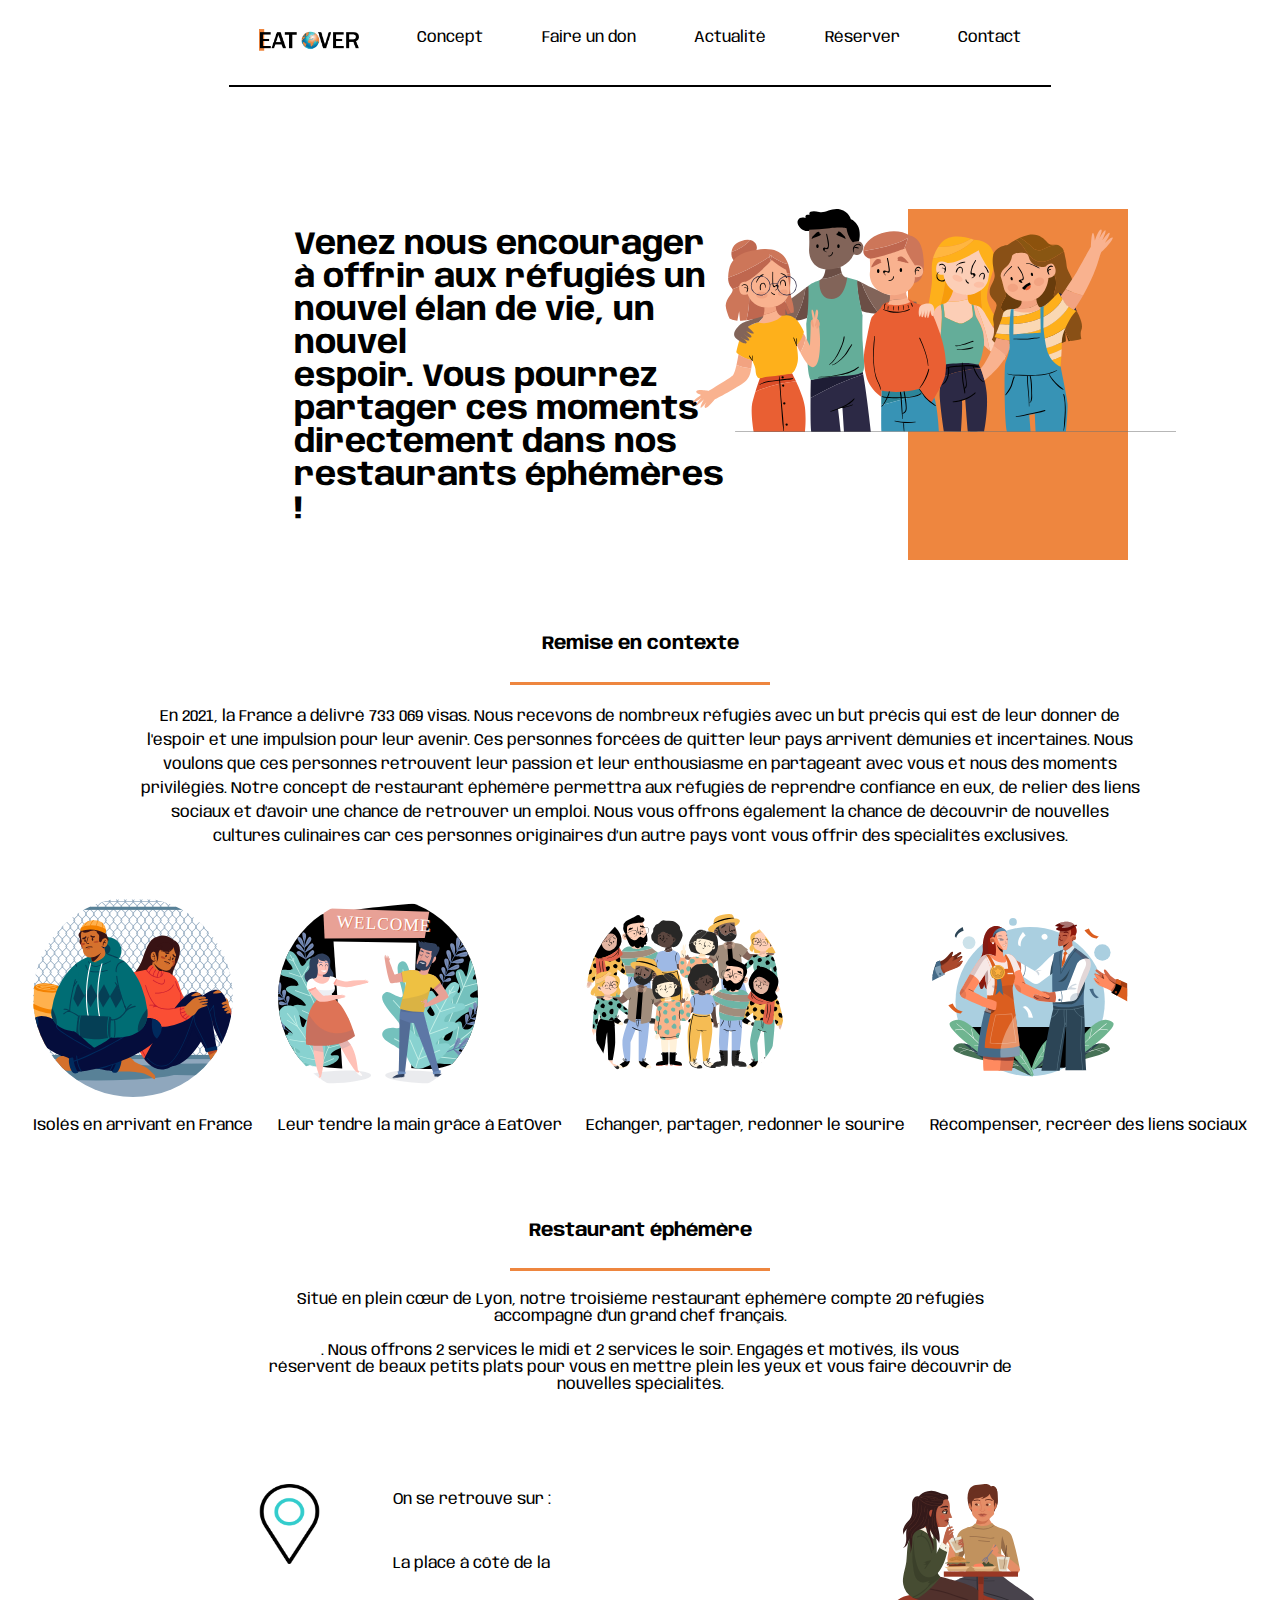
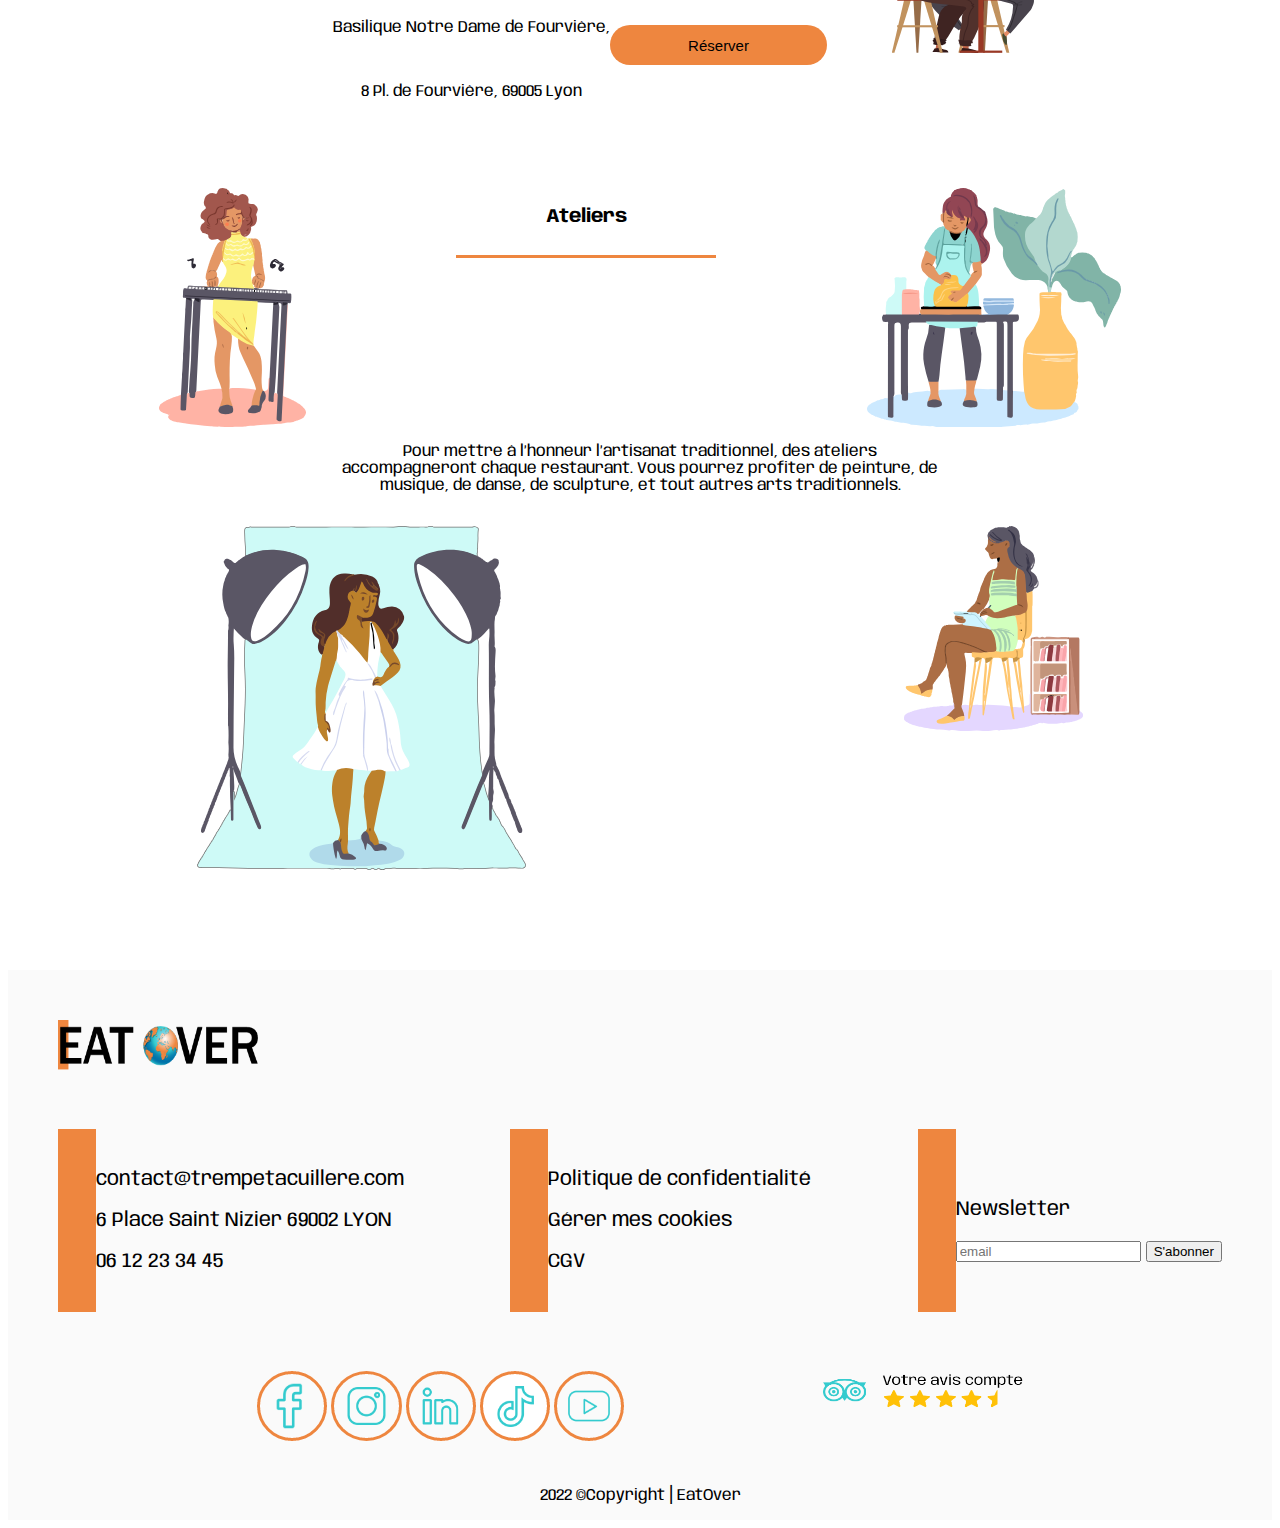
<file: concept.html>
<!DOCTYPE html>
<html lang="fr">
<head>
  <meta charset="UTF-8">
  <title>Concept</title>
  <link rel="stylesheet" href="concept.css">
  <link rel="stylesheet" href="header.css">
  <link rel="stylesheet" href="button.css">
  <link rel="stylesheet" href="footer.css">

  <style>
    @import url('https://fonts.googleapis.com/css2?family=Anybody&display=swap');

    body{
      font-family: 'Anybody';
    }

    #logo{
    height: 14pc;
    position: absolute;
    margin-left: -215px;
    animation-duration: 1.5s;
    animation-name: firstLoad;
    object-position: 1px 1px;
    }

    @keyframes firstLoad {
        from {
            object-position: 500px 1px;
        }
      
        to {
            object-position: 1px 1px;

        }
      }

      #rectangle{
        animation-duration: 1.5s;
        animation-name: firstLoad2;
        object-position: 1px 1px;
      }

      @keyframes firstLoad2 {
        from {
            object-position: 1px -500px;
        }
      
        to {
            object-position: 1px 1px;

        }
      }
      .bloc1{
        margin-top: 100px;
      }
  </style>

</head>
<body>
  <header>
    <div class="navbar">
        <a href="index.html"><img class="Hlogo" src="assets/logo.png" alt="LOGO"></a>
        <a class="navLink" href="concept.html">Concept</a>
        <a class="navLink" href="dons.html">Faire un don</a>
        <a class="navLink" href="actualite.html">Actualité</a>
        <a class="navLink" href="reservation.html">Réserver</a>
        <a class="navLink" href="contact.html">Contact</a>
    </div>
</header>


<div class="bloc1">
    <h1 class="texte1">Venez nous encourager<br>
      à offrir aux réfugiés un<br>
      nouvel élan de vie, un nouvel<br>
      espoir. Vous pourrez <br>
      partager ces moments <br>
      directement dans nos <br>
      restaurants éphémères ! <br>
      </h1>

<div class="images">
    <img alt="logo" src="assets/illu_1.svg" id="logo">
    <img alt="rectangle" src="assets/rectangle_orange_1.svg" id="rectangle">
</div>
</div>

<div class="bloc2">
  
<div class="titre2">
    <h3>Remise en contexte</h3>
    <img src="assets/ligne_sous_les_titres.svg" id="ligne_sous_les_titres">
</div>

    <p class="texte2">En 2021, la France a délivré 733 069 visas. Nous recevons de nombreux réfugiés avec un but précis qui est de leur donner de<br> l'espoir et une impulsion pour leur avenir. Ces personnes forcées de quitter leur pays arrivent démunies et incertaines.  Nous<br> voulons que ces personnes retrouvent leur passion et leur enthousiasme en partageant avec vous et nous des moments<br> privilégiés. Notre concept de restaurant éphémère  permettra aux réfugiés de reprendre confiance en eux, de relier des liens<br> sociaux et d'avoir une chance de retrouver un emploi. Nous vous offrons également la chance de découvrir de nouvelles<br> cultures culinaires  car ces personnes originaires d’un autre pays vont vous offrir des spécialités exclusives. 
    </p>

   
<div class="blocimages">
<div class="photo1">
      <img alt="img1" src="assets/contexte_illu_1.svg" id="illu1" class="remise">
      <p>Isolés en arrivant 
        en France</p>
</div>


<div class="photo2">
      <img alt="img2" src="assets/contexte_illu_2.svg" id="illu2" class="remise">
      <p>Leur tendre la main 
        grâce à EatOver</p>
</div>

<div class="photo3">
      <img alt="img3" src="assets/contexte_illu_3.svg" id="illu3" class="remise">
      <p>Echanger, partager, 
        redonner le sourire</p>
</div>

<div class="photo4">
      <img alt="img4" src="assets/contexte_illu_4.svg" id="illu4" class="remise">
      <p>Récompenser, recréer 
        des liens sociaux</p>
</div>   
</div>
</div>

<div class="bloc3">
<div class="titre2">
    <h3>Restaurant éphémère</h3>
    <img src="assets/ligne_sous_les_titres.svg" id="ligne_sous_les_titres">
  </div>
  
  <p class="texte3">Situé en plein cœur de Lyon, notre troisième restaurant éphémère compte 20 réfugiés<br> accompagné d'un grand chef français.<br><br>
    .
    Nous offrons 2 services le midi et 2 services le soir. Engagés et motivés, ils vous<br> réservent de beaux petits plats pour vous en mettre plein les yeux et vous faire découvrir de<br> nouvelles spécialités.
    </p>

<div class="sousbloc3"> 
   <img alt="localisation" src="assets/emplacement.png" id="emplacement">
<div class="soustexte3">
   <p class="para3">On se retrouve sur :<br>La place à côté de la<br> 
    Basilique Notre Dame de Fourvière,<br>
     8 Pl. de Fourvière, 69005 Lyon</p>
   <form action="reservation.html" method="post">
      <button class="button">Réserver</button>
    </form>
</div>
   <img alt="rdv" src="assets/illu_restaurant.svg" id="restau">
</div>
  
 
</div>

<div class="bloc4">
<div class="sousbloc4">

    <img alt="damejaune" src="assets/illu_pop_store_1.svg" id="damejaune">
<div class="titre4">
  <h3 class="soustitre4">Ateliers</h3>
  <img src="assets/ligne_sous_les_titres.svg" id="ligne_sous_les_titres">
</div>
  <img alt="manuel" src="assets/illu_pop_store_2.svg" id="manuel">
</div>

  <p class="parabloc4">Pour mettre à l’honneur l’artisanat traditionnel, des ateliers<br>accompagneront chaque restaurant. Vous pourrez profiter de peinture, de<br> musique, de danse, de sculpture, et tout autres arts traditionnels. </p>

    <div class="sousimages4">
  <img alt="shooting" src="assets/illu_pop_store_4.svg" id="shooting">
  <img alt="lecture" src="assets/illu_pop_store_3.svg" id="lecture">
</div>

</div>

  <footer>
    <div class="footerLogo"><img id="lf" src="assets/logo.png" alt="logo"></div>
    <div class="footerLinkContainer">
        <div class="footerLinkSubContainer">
            <img src="assets/Rectangle 188.png" alt="">
            <div>
            <p>contact@trempetacuillere.com</p>
            <p>6 Place Saint Nizier 69002 LYON</p>
            <p>06 12 23 34 45</p>
            </div>
        </div>
        <div class="footerLinkSubContainer">
            <img src="assets/Rectangle 188.png" alt="">
            <div>
                <p>Politique de confidentialité</p>
                <p>Gérer mes cookies</p>
                <p>CGV</p>
            </div>
        </div>
        <div class="footerLinkSubContainer">
            <img src="assets/Rectangle 188.png" alt="">
            <div>
                <p>Newsletter</p>
                <form action="#">
                    <input class = "orangeUnderline" type="email" placeholder="email">
                    <input type="submit" value="S'abonner">
                </form>
            </div>
        </div>
    </div>
    <div class="footerSMR">
        <div class="reseauSocial">
            <a href="https://facebook.com"><img src="assets/facebook.png" alt="rs"></a>
            <a href="https://instagram.com"><img src="assets/instagram.png" alt="rs"></a>
            <a href="https://linkedin.com"><img src="assets/linkedin.png" alt="rs"></a>
            <a href="https://tiktok.com"><img src="assets/tiktok.png" alt="rs"></a>
            <a href="https://youtube.com"><img src="assets/youtube.png" alt="rs"></a>
        </div>
        <img class="rateUs" src="assets/rateUs.png" alt="rateUs">
    </div>
    <p class="copy">2022 &copy;Copyright ⎢EatOver</p>
  </footer>
</body>
</html>
</file>
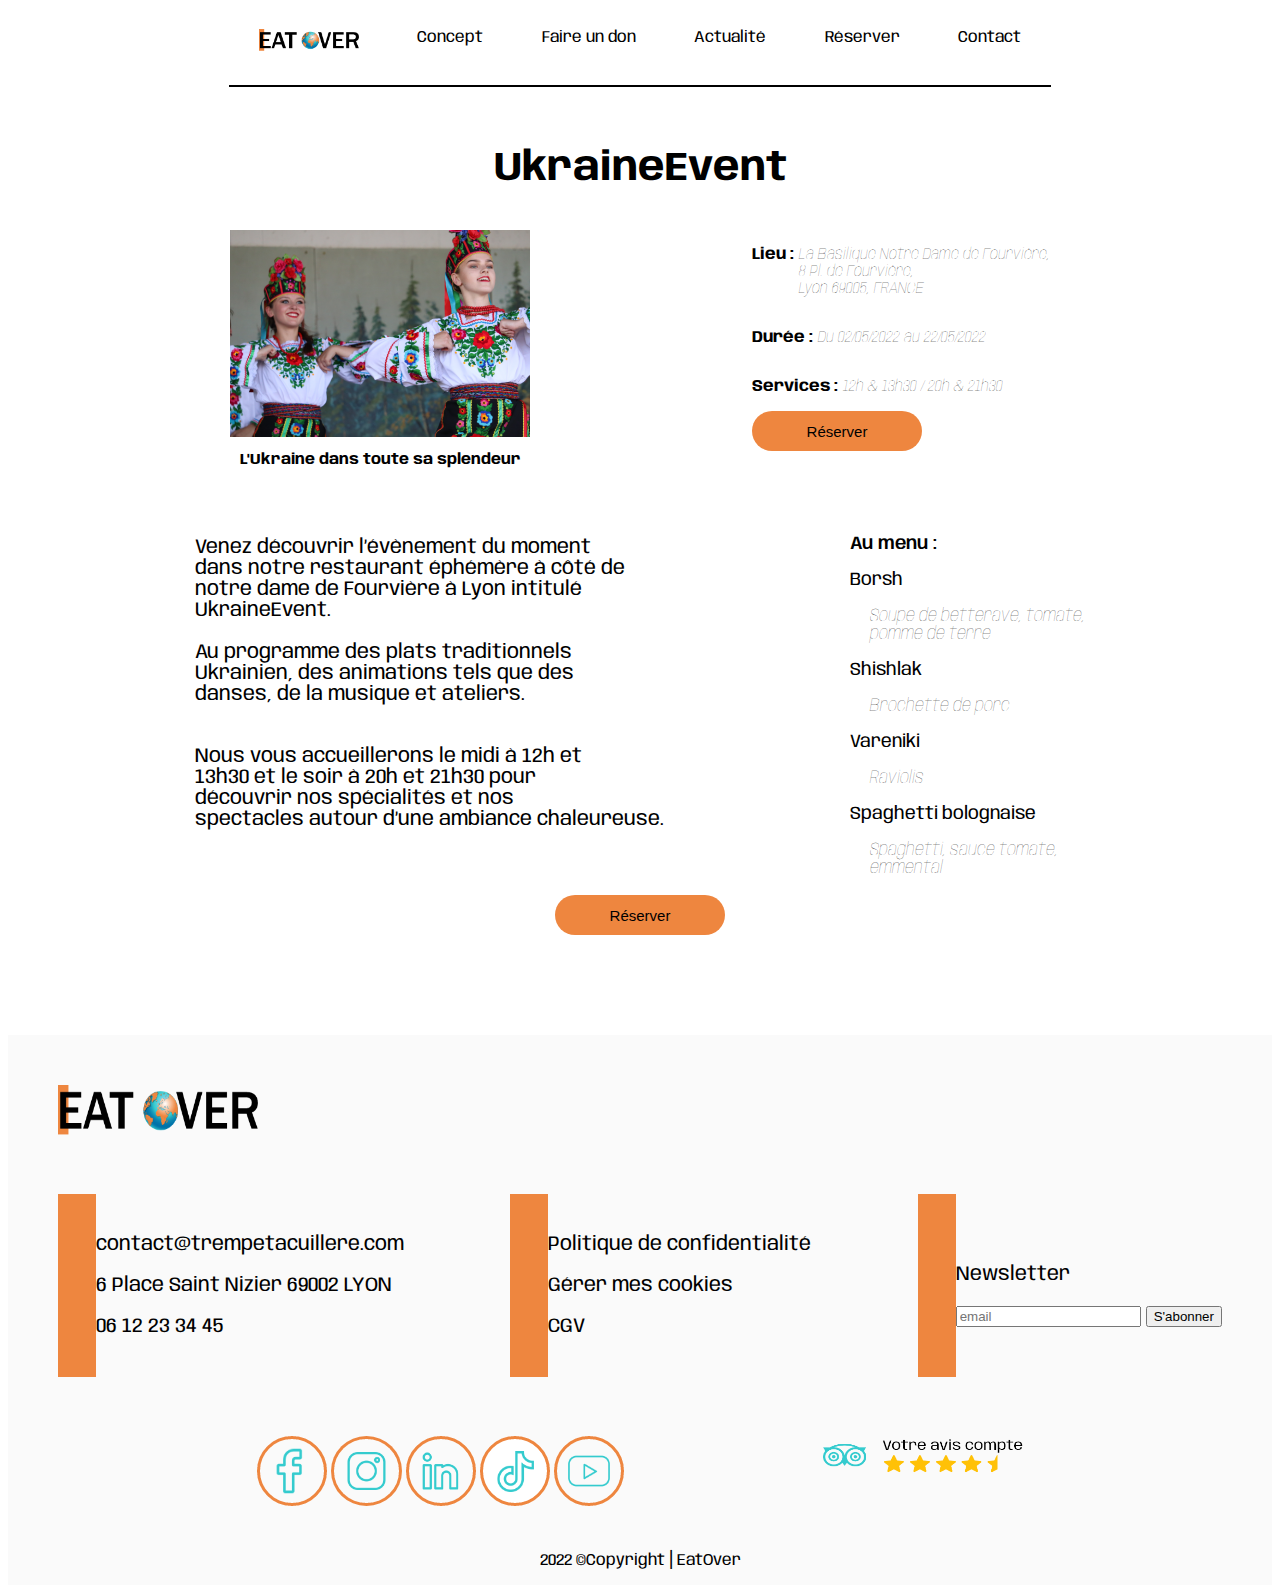
<file: reservation.html>
<!DOCTYPE html>
<html lang="fr">
<head>
    <meta charset="UTF-8">
    <meta http-equiv="X-UA-Compatible" content="IE=edge">
    <meta name="viewport" content="width=device-width, initial-scale=1.0">
    <title>Réservation - EatOver</title>
    <link rel="stylesheet" href="button.css">
    <link rel="stylesheet" href="header.css">
    <link rel="stylesheet" href="reservation.css">
    <link rel="stylesheet" href="footer.css">
</head>
<body>

    <header>
        <div class="navbar">
            <a href="index.html"><img class="Hlogo" src="assets/logo.png" alt="LOGO"></a>
            <a class="navLink" href="concept.html">Concept</a>
            <a class="navLink" href="dons.html">Faire un don</a>
            <a class="navLink" href="actualite.html">Actualité</a>
            <a class="navLink" href="reservation.html">Réserver</a>
            <a class="navLink" href="contact.html">Contact</a>
        </div>
    </header>

    <section class="reservation" id="reservation">
        <div id="reservationTitle"><p>UkraineEvent</p></div>
        <div class="img&Location">
            <div class="reservationImg">
                <img src="assets/reservation/Mask_Group_18_Crop.png" alt="">
                <p>L'Ukraine dans toute sa splendeur</p>
            </div>

            <div class="reservationDetails">
                <div class="reservationLocation">
                    <p class="reservationBoldTitle">Lieu : </p>
                        <div class="locationInfo"><p>La Basilique Notre Dame de Fourvière,<br>
                        8 Pl. de Fourvière,<br>
                        Lyon 69005, FRANCE</div></p>
                </div>
                <div class="reservationLocation">
                    <p class="reservationBoldTitle">Durée : </p>
                        <div class="locationInfo"><p>Du 02/05/2022 au 22/05/2022</div></p>
                </div>
                <div class="reservationLocation">
                    <p class="reservationBoldTitle">Services : </p>
                    <div class="locationInfo"><p>12h & 13h30 / 20h & 21h30</div></p>
                </div>
                <a href="reservation1.html"><button class="button button2" value="Réserver">Réserver</button></a>
            </div>
            
            
            </div>
        </div>
        <br>
        <br>
        <div class="reservationDesc">
            <div class="description">
                <div>
                    <p>Venez découvrir l’évènement du moment<br> dans notre restaurant éphémère à côté de<br> notre dame de Fourvière à Lyon intitulé<br> UkraineEvent.<br><br>

                        Au programme des plats traditionnels <br>Ukrainien, des animations tels que des<br> danses, de la musique et ateliers.<br><br></p>
                        <div><p>Nous vous accueillerons le midi à 12h et<br> 13h30 et le soir à 20h et 21h30 pour <br>découvrir nos spécialités et nos <br>spectacles autour d’une ambiance chaleureuse.</p></div>
                </div>
            </div>

            <div class="menuContainer">
                <p class="menuTitle">Au menu :</p>
                <div class="menu">
                    <p>Borsh</p>
                    <div class="menuPadLeft"><p>Soupe de betterave, tomate, <br> pomme de terre</p></div>
                </div>
                <div class="menu">
                    <p>Shishlak</p>
                    <div class="menuPadLeft"><p>Brochette de porc</p></div>
                </div>
                <div class="menu">
                    <p>Vareniki</p>
                    <div class="menuPadLeft"><p>Raviolis</p></div>
                </div>
                <div class="menu">
                    <p>Spaghetti bolognaise</p>
                    <div class="menuPadLeft"><p>Spaghetti, sauce tomate, <br> emmental</p></div>
                </div>
            </div>

        </div>
        <div class="buttonEnd"><a href="reservation1.html"><button class="button button2" value="Réserver">Réserver</button></a></div>
    </section>
    
    <footer>
        <div class="footerLogo"><img id="lf" src="assets/logo.png" alt="logo"></div>
        <div class="footerLinkContainer">
            <div class="footerLinkSubContainer">
                <img src="assets/Rectangle 188.png" alt="">
                <div>
                <p>contact@trempetacuillere.com</p>
                 <p>6 Place Saint Nizier 69002 LYON</p>
                 <p>06 12 23 34 45</p>
                </div>
            </div>
            <div class="footerLinkSubContainer">
                <img src="assets/Rectangle 188.png" alt="">
                <div>
                    <p>Politique de confidentialité</p>
                    <p>Gérer mes cookies</p>
                    <p>CGV</p>
                </div>
            </div>
            <div class="footerLinkSubContainer">
                <img src="assets/Rectangle 188.png" alt="">
                <div>
                    <p>Newsletter</p>
                    <form action="#">
                        <input class = "orangeUnderline" type="email" placeholder="email">
                        <input type="submit" value="S'abonner">
                    </form>
                </div>
            </div>
        </div>
        <div class="footerSMR">
            <div class="reseauSocial">
                <a href="https://facebook.com"><img src="assets/facebook.png" alt="rs"></a>
                <a href="https://instagram.com"><img src="assets/instagram.png" alt="rs"></a>
                <a href="https://linkedin.com"><img src="assets/linkedin.png" alt="rs"></a>
                <a href="https://tiktok.com"><img src="assets/tiktok.png" alt="rs"></a>
                <a href="https://youtube.com"><img src="assets/youtube.png" alt="rs"></a>
            </div>
            <img class="rateUs" src="assets/rateUs.png" alt="rateUs">
        </div>
        <p class="copy">2022 &copy;Copyright ⎢EatOver</p>
    </footer>

</body>
</html>
</file>
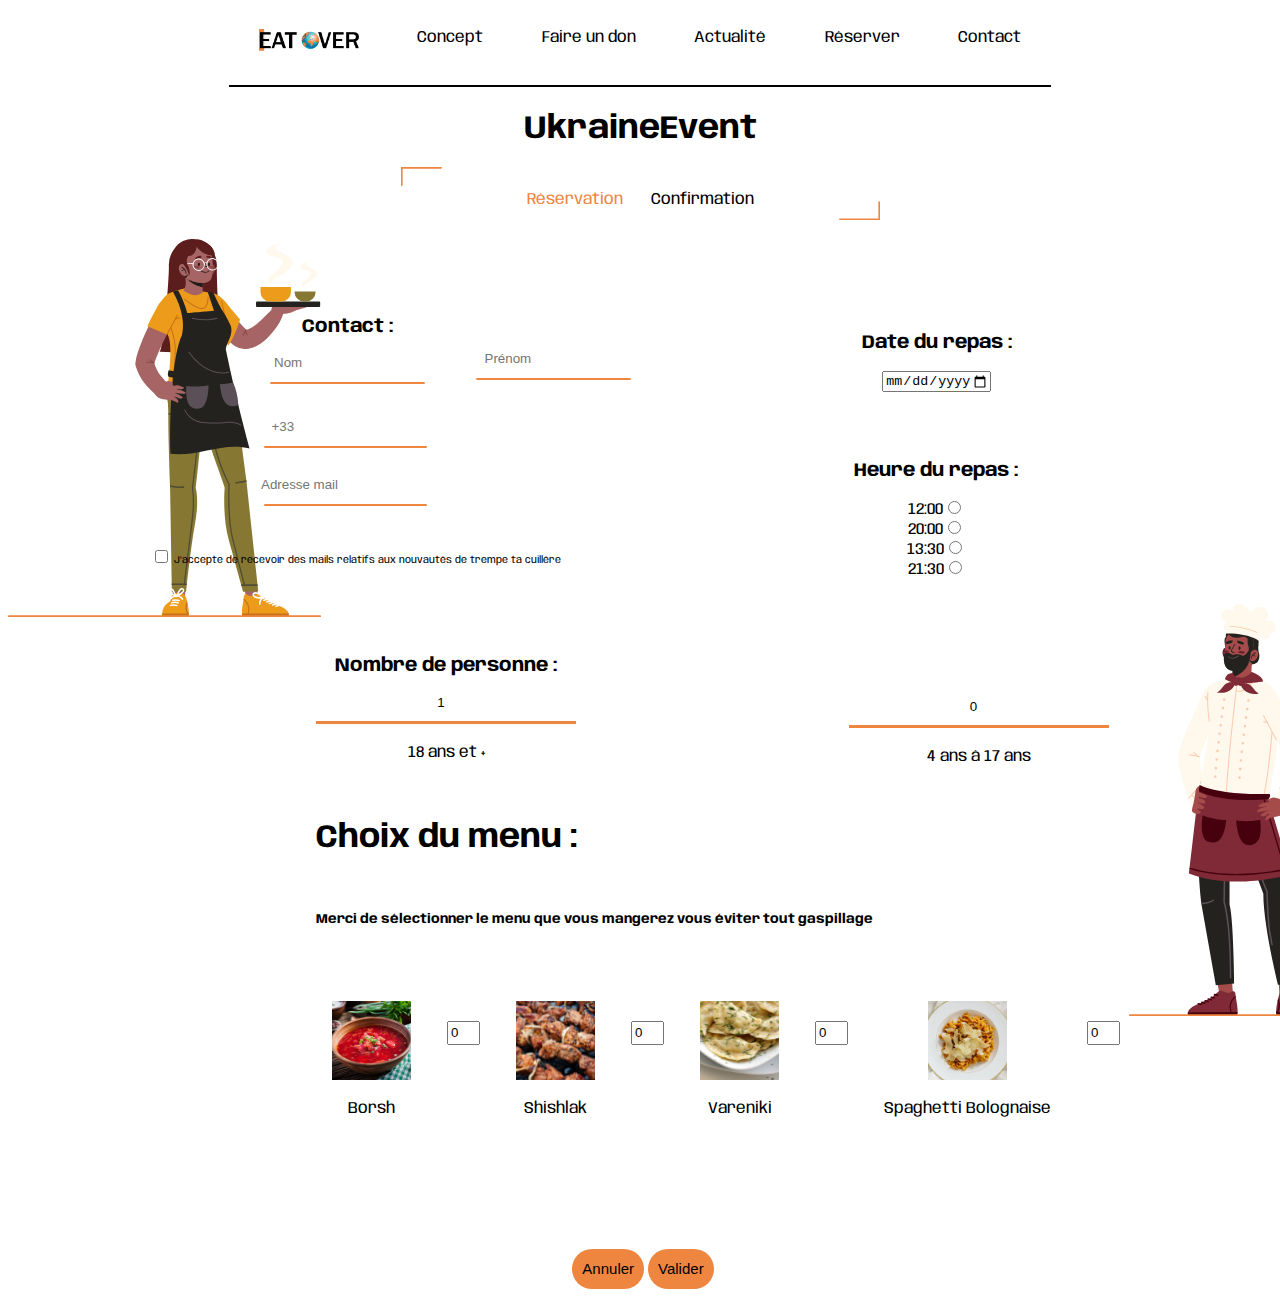
<file: reservation1.html>
<!DOCTYPE html>
<html lang="fr">
<head>
    <meta charset="UTF-8">
    <meta http-equiv="X-UA-Compatible" content="IE=edge">
    <meta name="viewport" content="width=device-width, initial-scale=1.0">
    <title>Document</title>
    <link rel="stylesheet" href="header.css">
    <link rel="stylesheet" href="button.css">
    <link rel="stylesheet" href="stylereserv.css">

</head>
<body>

  <header>
    <div class="navbar">
        <a href="index.html"><img class="Hlogo" src="assets/logo.png" alt="LOGO"></a>
        <a class="navLink" href="concept.html">Concept</a>
        <a class="navLink" href="dons.html">Faire un don</a>
        <a class="navLink" href="actualite.html">Actualité</a>
        <a class="navLink" href="reservation.html">Réserver</a>
        <a class="navLink" href="contact.html">Contact</a>
    </div>
</header>

  <img class="illustration" src="assets/reservation1/illustration.svg">
  <div class="block">
  <h1 class="eventname">UkraineEvent</h1>

  <div class="illustration">
        <img class="encadré" src="assets/reservation1/encadré_orange.svg"
  </div>
 
 <div class="eventstep">
  
   <a class="reservation">Réservation</a>
   <a>Confirmation</a>
 </div>



    <form action="reservation2.php" method="post">
        
 
        <div class="formulaire">


      <div class="info1">
        <div class="infoperso">
          <h3>Contact :</h3>
          <li><input name="nom"type="text" placeholder="Nom" class="nom" required></li>
          <img src="assets/reservation1/ligne_sous_les_titres.svg" id="ligne1">
          <li class="prenom"><input type="text" name="prenom" placeholder="Prénom" class="prenom" required></li>
          <img src="assets/reservation1/ligne_sous_les_titres.svg" id="ligne">
        </div>

        <div class="contact">
          <li class="li"><input name="tel" type="tel" placeholder="+33" class="tel"pattern="^((+\d{1,3}(-| )?(?\d)?(-| )?\d{1,5})|((?\d{2,6})?))(-| )?(\d{3,4})(-| )?(\d{4})(( x| ext)\d{1,5}){0,1}$" minlength="10" required></li>
          <img src="assets/reservation1/ligne_sous_les_titres.svg" id="ligne3">
          <li class="li2"><input type="email" name="mail" placeholder="Adresse mail" class="adressem" required></li>
          <img src="assets/reservation1/ligne_sous_les_titres.svg" id="ligne4">
          <div class="condition">
            <input type="checkbox" value="false" id="check" name="acceptMail">
            <label for="scales">J’accepte de recevoir des mails relatifs aux nouvautés de trempe ta cuillère</label>
          </div>
        
        </div>
      </div>

      <div class="daterepas">
        <h3 class="date">Date du repas :</h3>
        <input type="date" id="start" name="datereserv"
        
        min="2022-01-01" max="2022-12-31" required>
      </div>

        

        <div class="heure">
          <h3>Heure du repas : </h3>
          <li for="scales1">12:00<input type="radio" name="heure" value="12h00" required></li>
          <li for="scales2">20:00<input type="radio" name="heure"value="20h00"></li>
          <li for="scales2">13:30<input type="radio" name="heure"value="13h30"></li>
          <li for="scales2">21:30<input type="radio" name="heure"value="21h30"></li>

       </div>
       <img class="illustrationh" src="assets/reservation1/illustrationh.svg">
       <div class="sou-bloc">
        <div class="nombredepersonne">
            <h3>Nombre de personne :</h3>
            <li><input type="number" value="1" min="1" class="counter" placeholder="Adultes" name="AdultNumb"  required></li>
            <img src="assets/reservation1/ligne_sous_les_titres.svg" class="lignes_sous_lestitres">
            <p>18 ans et +</p>
           </div>
       <div class="enfant">
            <li><input type="number" value="0" class="counter" min="0" placeholder="Enfants" name="KidNumb" ></li>
            <img src="assets/reservation1/ligne_sous_les_titres.svg" class="lignes_sous_lestitres">
            <p>4 ans à 17 ans</p>
       </div>

       <h1 class="choix">Choix du menu :</h1>
       <h3 class="condition">Merci de sélectionner le menu que vous mangerez vous éviter tout gaspillage</h3>
       <div class="sous-bloc2">
        
      <div class="">
       
        <img src="assets/reservation1/borsh.svg" class="food">
        <p class="menu">Borsh</p>
     </div>
        <input type="number" class="counter1" value="0" min="0" name="Borsh">
     <div class="">
      
       <img src="assets/reservation1/shishlak.svg" class="food">
       <p class="menu">Shishlak</p>
     </div>
     <input type="number" class="counter1" value="0" min="0" name="Shishlak">
     <div class="">
       
       <img src="assets/reservation1/vareniki.svg" class="food" >
       <p class="menu">Vareniki</p>
     </div>
     <input type="number" class="counter1" value="0" min="0" name="Vareniki">
     <div class="">
       
       <img src="assets/reservation1/spaghetti.svg"class="food">
       <p class="menu">Spaghetti Bolognaise</p>
     </div>
     <input type="number" class="counter1" value="0" min="0" name="SpaghettiBolognaise">
 
       </div>
        </div>
         
      

          <div class="btn">
            <button  class="button"onclick="window.location.href='index.html'">Annuler</button>
            <input class="button" value="Valider" type="submit">

       
      </form>
    
    </div>
  
    
</body>
</html>
</file>
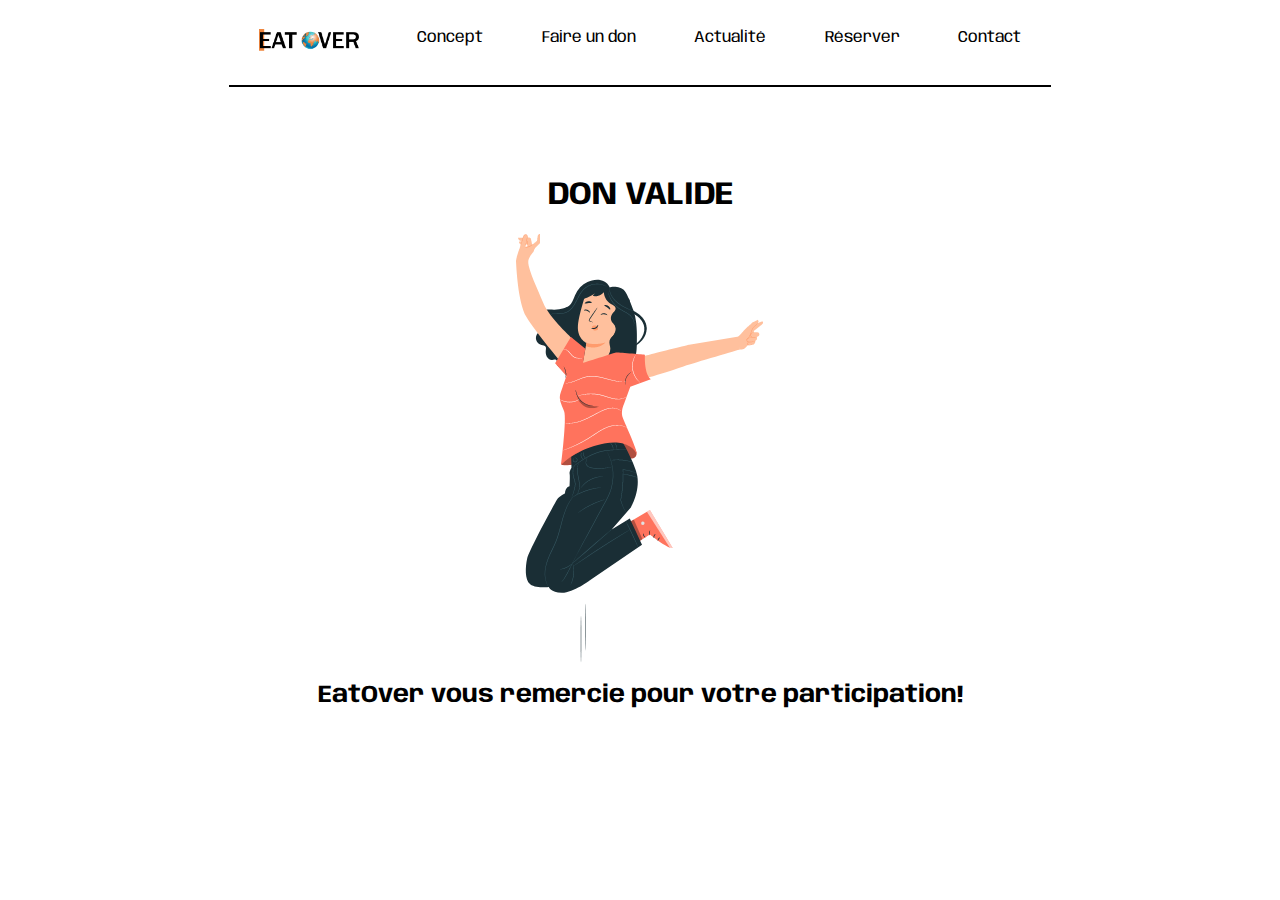
<file: thanks.html>
<!DOCTYPE html>
<html lang="en">
<head>
    <meta charset="UTF-8">
    <meta http-equiv="X-UA-Compatible" content="IE=edge">
    <meta name="viewport" content="width=device-width, initial-scale=1.0">
    <title>EatOver - Thanks You</title>
    <link rel="stylesheet" href="button.css">
    <link rel="stylesheet" href="header.css">
    <link rel="stylesheet" href="footer.css">
    <link rel="stylesheet" href="fireworks.css">
</head>
<body>
    
    <header>
        <div class="navbar">
            <a href="index.html"><img class="Hlogo" src="assets/logo.png" alt="LOGO"></a>
            <a class="navLink" href="concept.html">Concept</a>
            <a class="navLink" href="dons.html">Faire un don</a>
            <a class="navLink" href="actualite.html">Actualité</a>
            <a class="navLink" href="reservation.html">Réserver</a>
            <a class="navLink" href="contact.html">Contact</a>
        </div>
    </header>
    <section class="thankU">
        <h1>DON VALIDE</h1>
        <img id="sat" src="assets/Groupe 682.png" alt="saute madame">
        <h2>EatOver vous remercie pour votre participation!</h2>
    </section>
    <canvas  class="surcoucheFA" id="canvas">Canvas is not supported in your browser.</canvas>

    <script src="fireworks.js"></script>
</body>
</html>
</file>
<file: concept.css>
@import url('https://fonts.googleapis.com/css2?family=Anybody&display=swap');

body{
    font-family: 'Anybody';
}

div.images{

    display: flex;
     margin-left: 63pc;



}



#rectangle{
    height: 22pc;
}

h1.texte1{
    position: absolute;
    width: 439px;
}

div.bloc1{
    display: flex;
    justify-content: center;
    width: 80%;
    
}

div.bloc2{
    margin-top: 74px;
}

#lignes_sous_les_titres{
    display: flex;
    width: 139px;
    margin-left: -105px;
}

div.titre2{
    text-align: center;
}

p.texte2{
    text-align: center;
    line-height: 1.5;
}

div.blocimages{
    display: flex;
    justify-content: space-evenly;
    margin-top: 48px;
}

.remise{
    width: 200px;
    height: 200px;
}

div.bloc3{
    margin-top: 71px;
}

p.texte3{
    text-align: center;
}

#emplacement{
    width: 87px;
    height: 80px;
}

p.para3{
    line-height: 4;
    margin-top: -16px;
}

button.button{
    margin-top: 141px;
    width: 217px;
}

div.sousbloc3{
    display: flex;
    justify-content: center;
    margin-top: 91px;
}

div.soustexte3{
    display: flex;
    text-align: center;
}

#restau{
    height: 169px;
    margin-left: 65px;
}

div.bloc4{
    margin-top: 48px;
}

div.sousbloc4{
    display: flex;
    justify-content: center;
    place-content: space-evenly;
}

#damejaune{
    height: 239px;
}

#manuel{
    height: 239px;
}

h3.soustitre4{
    text-align: center;
}

p.parabloc4{
    text-align: center;
}

div.sousimages4{
    display: flex;
    justify-content: space-around;
    margin-top: 32px;
}

#shooting{
    width: 329px;
}

#lecture{
    height: 205px;
}
</file>
<file: header.css>
@import url('https://fonts.googleapis.com/css2?family=Anybody&display=swap');

body{
    font-family: 'Anybody';
}

header{
    display: flex;
    justify-content: center;
    align-items: center;
    height: 100px;
}

.navbar{
    width: 65%;
    display: flex;
    justify-content: space-around;
    padding-bottom:30px;
    border-bottom: solid 2px black;
}
.navLink:hover{
    color: #EE853F;
    text-decoration: underline;
}

a{
    color: black;
    text-decoration: none;
}

.Hlogo{
    width: 100px;
}
</file>
<file: button.css>
@font-face {
    font-family: 'Anybody', cursive;
    src: url('https://fonts.googleapis.com/css2?family=Anybody:wght@600&display=swap');
}

.button {
    display: inline-block;
    background-color: #ee863f;
    border-radius: 50px;
    border: none;
    text-align: center;
    font-size: 15px;
    padding: 10px;
    height: 40px;

    text-decoration: none;
    transition-duration: 0.5s;
    cursor: pointer;
}

.button:hover {
    background-color: #F6BC03;
}
</file>
<file: footer.css>
@import url('https://fonts.googleapis.com/css2?family=Anybody&display=swap');

footer{
    font-family: 'Anybody';
    padding: 50px;
    padding-bottom: 0px;
    background-color: #FAFAFA;
    height: 500px;
    display: flex;
    flex-direction: column;
    justify-content: space-between;
    margin-top: 100px;

}

.footerSMR{
    display: flex;
    justify-content: space-evenly;
}

.footerLinkContainer{
    display: flex;
    justify-content: space-between;
}

.copy{
    align-self: center;
}

.rateUs{
    width: 200px;
    height: 40px;
}

.reseauSocial{
    height: 30px;
}

.footerLinkSubContainer{
    font-size: 20px;
    /* background-image: url("assets/Rectangle\ 188.png");
    background-repeat: no-repeat; */
    display: flex;
    align-items: center;
}

.footerLogo{
    display: flex;
}

#lf{
    height: 50px;
    width: 200px;
}
</file>
<file: reservation.css>
@import url('https://fonts.googleapis.com/css2?family=Anybody:wght@600&display=swap');

@import url('https://fonts.googleapis.com/css2?family=Anybody&display=swap');

@import url('https://fonts.googleapis.com/css2?family=Anybody:wght@700&display=swap');

@import url('https://fonts.googleapis.com/css2?family=Anybody:wght@300&display=swap');

.reservation {
    font-family: 'Anybody';
}

#reservationTitle {
    display: flex;
    justify-content: center;
    font-family: 'Anybody';
    font-size: 40px;
    font-weight: bold;
}

.reservationImg {
    display: flex;
    justify-content: center;
    /* height: 350px; */
    flex-direction: column;
    width: 300px;
    align-items: center;
}

.reservationImg img{
    width: 300px;
}

.reservationImg p {
    font-weight: bold;
    font-size: 15px;
}

.img\&Location {
    display: flex;
    justify-content: space-evenly;

}



.reservationLocation {
    display: flex;
    flex-direction: row;
    font-family: 'Anybody';
}

.reservationBoldTitle {
    font-weight: bold;
}

.locationInfo {
    font-weight: lighter;
    font-style: italic;
    padding-left: 5px;
}

.button2 {
    width: 170px;
}

.reservationDesc {
    display: flex;
    justify-content: space-evenly;
}

.description p {
    font-size: 20px;
    font-weight: 400;
}

.hoursBold {
    font-weight: bold;
    display: flex;
}

.menuContainer {
    font-size: 18px;
}

.menuTitle {
    font-weight: 600;
}

.menuPadLeft p {
    font-style: italic;
    font-weight: lighter;
    padding-left: 20px;
}



.buttonEnd {
    display: flex;
    justify-content: center;
}
</file>
<file: stylereserv.css>
h1{
    text-align: center;
}

div.illustration{
    text-align: center;
}
img.encadré{
    width: 479px;
}

div.eventstep{
    margin-top: -33px;
    word-spacing: 24px;
}

img.illustration{
    width: 313px;
    margin-top: 131px;
}

div.block{

    margin-top: -530px;

}

div.formulaire{
    display: flex;
    flex-direction: column;
    justify-content: space-evenly;
    margin-top: 122px;
    margin-left: 6px;
}

img#ligne1{
    width: 155px;
    margin: left -53px; ;
}
img#ligne{
    width: 155px;
    margin-left: 412px;
}

img#ligne3{
    width: 163px;
    margin-left: 39px;
}

img#ligne4{
    width: 163px;
    margin-left: 39px;
}

img.logo{
    width: 90px;
}

.condition{
    text-align:right;
    font-size: 10px;
    margin-right: 76px;
    margin-top: 37px;
}

.btn{
margin: 6px; 
text-align: center;
margin-top: 116px;
}

li{
    list-style: none;
    text-align: center;
}
li.li{
    list-style: none;
    text-align: center;
    margin-left: 65px;
}

img.illustration{
    width: 313px;
    margin-top: 131px;
}

input.nom{
    width: 58px;
    margin-left: -88px;
    border: white;

}

input.prenom{
    width: 72px;
    border: white;
}

input.tel{
    width: 97px;
    margin-left: -76px;
    border: white;
}

input.adressem{
    width: 167px;
    border: white;
    margin-left: 38px;
}

div.infoperso{
    margin-bottom: 20px;
    margin-top: -32px;
    margin-right: 592px;
}


li.prenom{
    margin-left: 347px;
    margin-top: -38px;
}

div.contact{
    margin-right: 635px;
    margin-top: 34px;
}

li.li2{
    margin-top: 24px;
}

div.daterepas{
    margin-left: 587px;
    margin-top: -252px;
    margin-bottom: 50px;
}

div.heure{
    margin-left: 586px;
}

img.illustrationh{
    margin-left: 29.5cm;
    width: 313px;
    margin-top: 26px;
}

div.sou-bloc{
    margin-top: -379px;
    display: inline-grid;
    margin-left: 302px;
}

div.enfant{
    margin-top: -79px;
    margin-left: 173px;
}

input.counter{
    margin-left: 5px;
    text-align: center;
    border: white;
    width: 78px;
}

div.nombredepersonne{
    margin-right: 892px;
}

div.sous-bloc2{
    display: flex;
    justify-content: space-evenly;
    margin-right: 312px;
    margin-top: 62px;
}

img.food{
    width: 79px;
}

h1.choix{
    text-align: left;
    margin-top: 41px;
}

h3.condition{
    text-align: left;
    font-size: 13px;

}

input.counter1{
    width: 25px;
    height: 18px;
    margin: 20px;
}

a.reservation{
    color: #EE863F;
}
</file>
<file: fireworks.css>
.surcoucheFA{
    display: block;
    position: fixed;
    top: 0;
    left: 0;
    width: 100%;
    height: 90vh;
    margin-top: 10vh;
}

.thankU{
    height: 70vh;
    display: flex;
    flex-direction: column;
    align-items: center;
    margin-top: 50px;
}

#sat{
    animation-duration: 1.5s;
    animation-name: float;
    animation-iteration-count: infinite;
}

@keyframes float {
    from {
        object-position: 1px 10px;
    }
  
    50% {
        object-position: 1px -10px;
    }

    to{
        object-position: 1px 10px;
    }
  }
</file>
